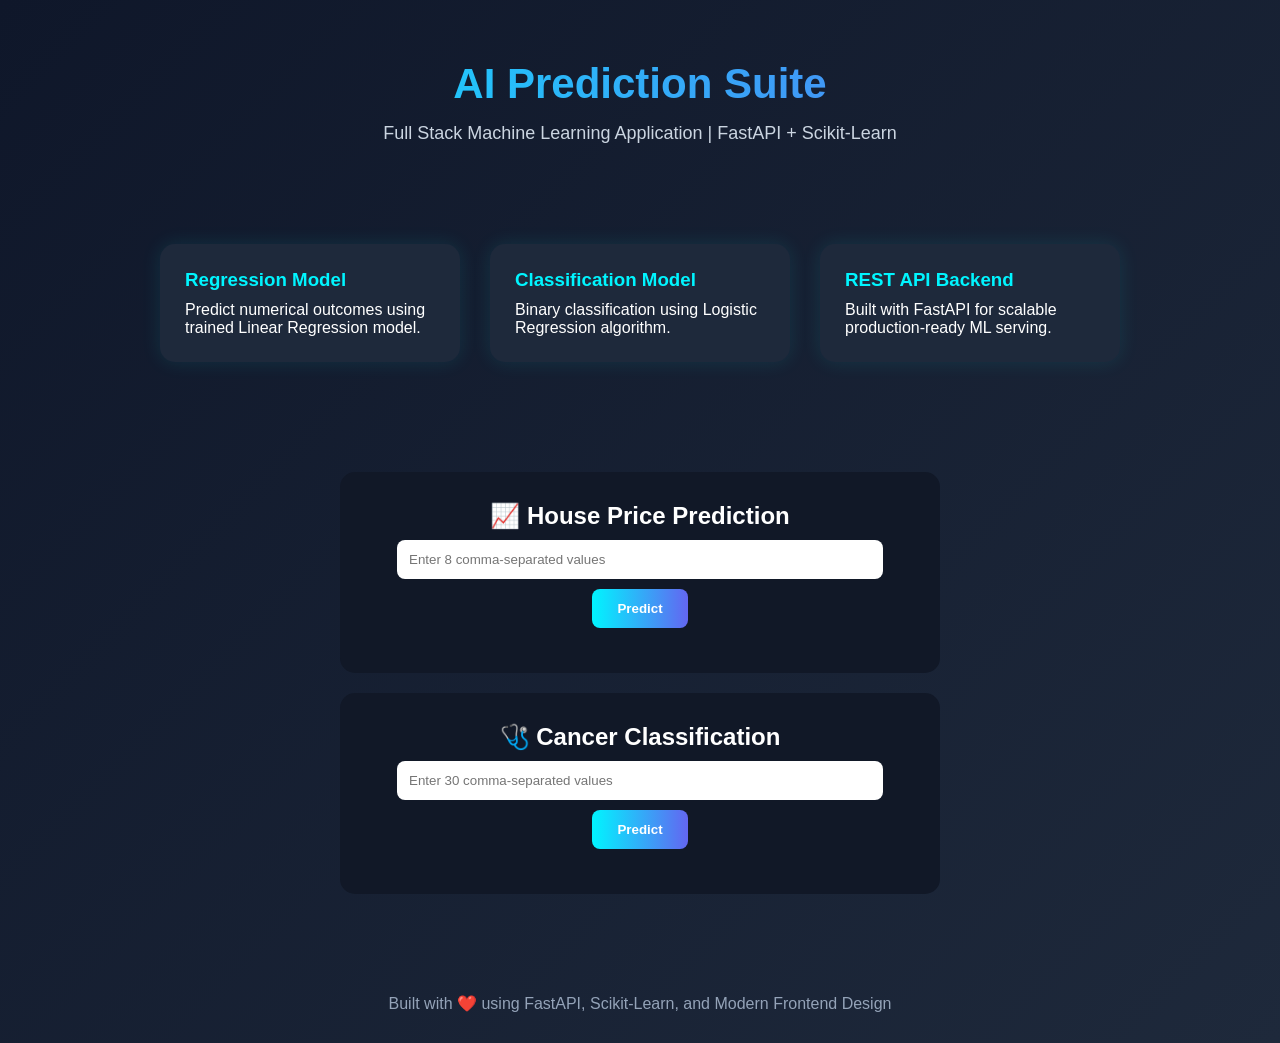
<file: templates/index.html>
<!DOCTYPE html>
<html>

<head>
    <title>AI Prediction Suite</title>
    <meta name="viewport" content="width=device-width, initial-scale=1">

    <style>
        * {
            margin: 0;
            padding: 0;
            box-sizing: border-box;
            font-family: 'Segoe UI', sans-serif;
        }

        body {
            background: linear-gradient(135deg, #0f172a, #1e293b);
            color: white;
        }

        header {
            padding: 60px 20px;
            text-align: center;
        }

        header h1 {
            font-size: 42px;
            background: linear-gradient(90deg, #00f5ff, #6366f1);
            background-clip: text;
            color: transparent;
        }

        header p {
            margin-top: 15px;
            font-size: 18px;
            color: #cbd5e1;
        }

        .features {
            display: flex;
            justify-content: center;
            gap: 30px;
            padding: 40px;
            flex-wrap: wrap;
        }

        .feature-card {
            background: #1e293b;
            padding: 25px;
            border-radius: 15px;
            width: 300px;
            box-shadow: 0 0 20px rgba(0, 255, 255, 0.1);
            transition: 0.3s;
        }

        .feature-card:hover {
            transform: translateY(-8px);
        }

        .feature-card h3 {
            margin-bottom: 10px;
            color: #00f5ff;
        }

        .section {
            padding: 50px 20px;
            text-align: center;
        }

        .card {
            background: #111827;
            padding: 30px;
            margin: 20px auto;
            border-radius: 15px;
            max-width: 600px;
        }

        input {
            width: 90%;
            padding: 12px;
            margin: 10px 0;
            border-radius: 8px;
            border: none;
        }

        button {
            padding: 12px 25px;
            border: none;
            border-radius: 8px;
            background: linear-gradient(90deg, #00f5ff, #6366f1);
            color: white;
            font-weight: bold;
            cursor: pointer;
            transition: 0.3s;
        }

        button:hover {
            opacity: 0.8;
        }

        .result {
            margin-top: 15px;
            font-size: 18px;
            color: #00f5ff;
        }

        footer {
            text-align: center;
            padding: 30px;
            color: #94a3b8;
        }
    </style>
</head>

<body>

    <header>
        <h1>AI Prediction Suite</h1>
        <p>Full Stack Machine Learning Application | FastAPI + Scikit-Learn</p>
    </header>

    <section class="features">
        <div class="feature-card">
            <h3>Regression Model</h3>
            <p>Predict numerical outcomes using trained Linear Regression model.</p>
        </div>
        <div class="feature-card">
            <h3>Classification Model</h3>
            <p>Binary classification using Logistic Regression algorithm.</p>
        </div>
        <div class="feature-card">
            <h3>REST API Backend</h3>
            <p>Built with FastAPI for scalable production-ready ML serving.</p>
        </div>
    </section>

    <section class="section">
        <div class="card">
            <h2>📈 House Price Prediction</h2>
            <input type="text" id="reg_input" placeholder="Enter 8 comma-separated values">
            <button onclick="predictRegression()">Predict</button>
            <div class="result" id="reg_result"></div>
        </div>

        <div class="card">
            <h2>🩺 Cancer Classification</h2>
            <input type="text" id="clf_input" placeholder="Enter 30 comma-separated values">
            <button onclick="predictClassification()">Predict</button>
            <div class="result" id="clf_result"></div>
        </div>
    </section>

    <footer>
        Built with ❤️ using FastAPI, Scikit-Learn, and Modern Frontend Design
    </footer>

    <script>
        async function predictRegression() {
            const input = document.getElementById("reg_input").value;

            const response = await fetch("/predict_regression", {
                method: "POST",
                headers: { "Content-Type": "application/x-www-form-urlencoded" },
                body: "features=" + input
            });

            const data = await response.json();
            document.getElementById("reg_result").innerText =
                "Predicted Price: " + data.prediction.toFixed(3);
        }

        async function predictClassification() {
            const input = document.getElementById("clf_input").value;

            const response = await fetch("/predict_classification", {
                method: "POST",
                headers: { "Content-Type": "application/x-www-form-urlencoded" },
                body: "features=" + input
            });

            const data = await response.json();
            document.getElementById("clf_result").innerText =
                data.prediction === 1
                    ? "Prediction: Malignant"
                    : "Prediction: Benign";
        }
    </script>

</body>

</html>
</file>
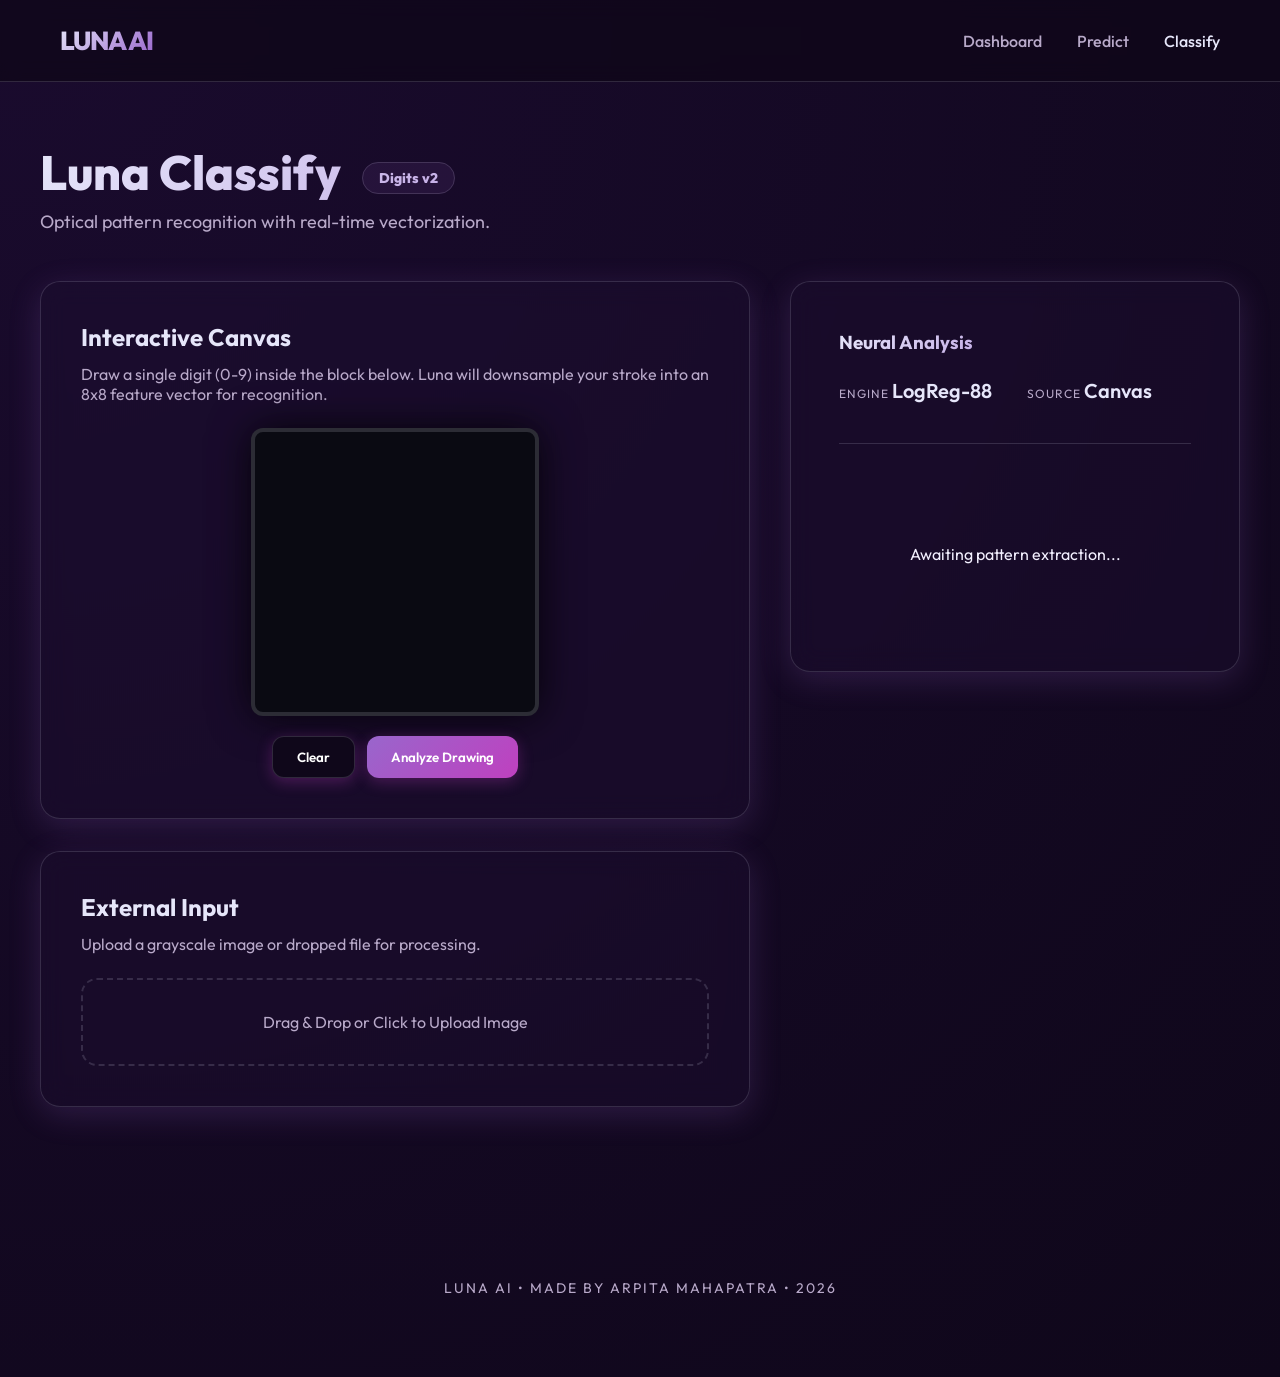
<file: templates/classification.html>
<!DOCTYPE html>
<html>

<head>
    <title>Luna Classify | Lavender Edition</title>
    <meta name="viewport" content="width=device-width, initial-scale=1">
    <link href="https://fonts.googleapis.com/css2?family=Outfit:wght@300;400;600;800&display=swap" rel="stylesheet">
    <link rel="stylesheet" href="/static/css/lavender.css">
    <style>
        .container-full {
            max-width: 1400px;
            margin: 60px auto;
            padding: 0 40px;
        }

        .page-header {
            margin-bottom: 48px;
        }

        .page-header h1 {
            font-size: 48px;
            font-weight: 800;
            margin-bottom: 8px;
        }

        .badge {
            font-size: 14px;
            background: rgba(153, 102, 204, 0.1);
            color: #ff4081;
            padding: 6px 16px;
            border-radius: 20px;
            border: 1px solid var(--glass-border);
            vertical-align: middle;
            margin-left: 12px;
        }

        .subtitle {
            font-size: 18px;
            color: var(--text-dim);
        }

        .grid-layout {
            display: grid;
            grid-template-columns: 1fr 450px;
            gap: 40px;
        }

        .section-block {
            padding: 40px;
            margin-bottom: 32px;
        }

        .section-block h3 {
            font-size: 24px;
            margin-bottom: 12px;
            color: var(--lavender-pale);
        }

        .canvas-area {
            display: flex;
            flex-direction: column;
            align-items: center;
            gap: 20px;
            margin-top: 24px;
        }

        #drawing-canvas {
            background: #0a0a12;
            border-radius: 12px;
            box-shadow: 0 0 40px rgba(0, 0, 0, 0.8);
            cursor: crosshair;
            border: 4px solid var(--glass-border);
        }

        .canvas-controls {
            display: flex;
            gap: 12px;
        }

        .prediction-card {
            padding: 48px;
            position: sticky;
            top: 120px;
        }

        .result-display {
            margin-top: 40px;
            padding-top: 40px;
            border-top: 1px solid var(--glass-border);
            min-height: 180px;
            display: flex;
            align-items: center;
            justify-content: center;
        }

        .digit-result {
            font-size: 120px;
            font-weight: 800;
            line-height: 1;
        }

        .stats-grid {
            display: grid;
            grid-template-columns: 1fr 1fr;
            gap: 24px;
            margin-top: 24px;
        }

        .stat-item {
            text-align: left;
        }

        .stat-label {
            font-size: 12px;
            color: var(--text-dim);
            text-transform: uppercase;
            letter-spacing: 1px;
        }

        .stat-val {
            font-size: 20px;
            font-weight: 600;
            color: var(--lavender-pale);
        }

        .upload-zone {
            border: 2px dashed var(--glass-border);
            padding: 32px;
            border-radius: 16px;
            text-align: center;
            color: var(--text-dim);
            cursor: pointer;
            transition: 0.3s;
            margin-top: 24px;
        }

        .upload-zone:hover {
            border-color: var(--amethyst);
            background: rgba(153, 102, 204, 0.05);
            color: white;
        }

        #hidden-file-input {
            display: none;
        }
    </style>
</head>

<body>

    <nav>
        <div class="logo lavender-gradient-text">LUNA AI</div>
        <div class="nav-links">
            <a href="/">Dashboard</a>
            <a href="/regression">Predict</a>
            <a href="/classification" class="active">Classify</a>
        </div>
    </nav>

    <div class="container-full">
        <header class="page-header">
            <h1 class="lavender-gradient-text">Luna Classify <span class="badge">Digits v2</span></h1>
            <p class="subtitle">Optical pattern recognition with real-time vectorization.</p>
        </header>

        <section class="grid-layout">
            <div class="info-panel">
                <div class="section-block glass-panel">
                    <h3>Interactive Canvas</h3>
                    <p style="color: var(--text-dim);">Draw a single digit (0-9) inside the block below. Luna will
                        downsample your stroke into an 8x8 feature vector for recognition.</p>

                    <div class="canvas-area">
                        <canvas id="drawing-canvas" width="280" height="280"></canvas>
                        <div class="canvas-controls">
                            <button class="primary-btn"
                                style="background: var(--bg-dark); border: 1px solid var(--glass-border);"
                                onclick="clearCanvas()">Clear</button>
                            <button class="primary-btn" onclick="predictDigit()">Analyze Drawing</button>
                        </div>
                    </div>
                </div>

                <div class="section-block glass-panel">
                    <h3>External Input</h3>
                    <p style="color: var(--text-dim);">Upload a grayscale image or dropped file for processing.</p>
                    <div class="upload-zone" onclick="document.getElementById('hidden-file-input').click()">
                        <span>Drag & Drop or Click to Upload Image</span>
                        <input type="file" id="hidden-file-input" accept="image/*" onchange="handleFileUpload(this)">
                    </div>
                </div>
            </div>

            <div class="work-panel">
                <div class="prediction-card glass-panel">
                    <h3 class="lavender-gradient-text">Neural Analysis</h3>
                    <div class="stats-grid">
                        <div class="stat-item">
                            <span class="stat-label">Engine</span>
                            <span class="stat-val">LogReg-88</span>
                        </div>
                        <div class="stat-item">
                            <span class="stat-label">Source</span>
                            <span id="source-label" class="stat-val">Canvas</span>
                        </div>
                    </div>

                    <div class="result-display" id="clf_result">
                        <span class="placeholder">Awaiting pattern extraction...</span>
                    </div>
                </div>
            </div>
        </section>
    </div>

    <script>
        const canvas = document.getElementById('drawing-canvas');
        const ctx = canvas.getContext('2d');
        let painting = false;

        ctx.lineWidth = 24;
        ctx.lineCap = 'round';
        ctx.strokeStyle = 'white';

        function startPosition(e) {
            painting = true;
            draw(e);
        }

        function finishedPosition() {
            painting = false;
            ctx.beginPath();
        }

        function draw(e) {
            if (!painting) return;
            const rect = canvas.getBoundingClientRect();
            const x = e.clientX - rect.left;
            const y = e.clientY - rect.top;

            ctx.lineTo(x, y);
            ctx.stroke();
            ctx.beginPath();
            ctx.moveTo(x, y);
        }

        canvas.addEventListener('mousedown', startPosition);
        canvas.addEventListener('mouseup', finishedPosition);
        canvas.addEventListener('mousemove', draw);

        function clearCanvas() {
            ctx.clearRect(0, 0, canvas.width, canvas.height);
            document.getElementById('clf_result').innerHTML = '<span class="placeholder">Awaiting pattern extraction...</span>';
            document.getElementById('source-label').innerText = 'Canvas';
        }

        async function predictDigit() {
            const resultDiv = document.getElementById('clf_result');
            resultDiv.innerHTML = '<span class="loading">Digitizing Stroke...</span>';

            // Convert canvas to base64
            const dataURL = canvas.toDataURL('image/png');

            try {
                const formData = new FormData();
                formData.append('image_data', dataURL);

                const response = await fetch('/predict_digit_image', {
                    method: 'POST',
                    body: formData
                });

                const data = await response.json();
                displayResult(data.prediction);
            } catch (e) {
                resultDiv.innerHTML = 'Error';
            }
        }

        function handleFileUpload(input) {
            if (input.files && input.files[0]) {
                const reader = new FileReader();
                reader.onload = async function (e) {
                    document.getElementById('source-label').innerText = 'File';
                    const formData = new FormData();
                    formData.append('image_data', e.target.result);

                    const response = await fetch('/predict_digit_image', {
                        method: 'POST',
                        body: formData
                    });
                    const data = await response.json();
                    displayResult(data.prediction);
                };
                reader.readAsDataURL(input.files[0]);
            }
        }

        function displayResult(digit) {
            const resultDiv = document.getElementById('clf_result');
            resultDiv.innerHTML = `
                <div class="prediction-value">
                    <span class="label">Identified Digit</span>
                    <span class="digit-result lavender-gradient-text">${digit}</span>
                </div>
            `;
        }
    </script>

    <footer
        style="text-align: center; padding: 80px 40px; color: var(--text-dim); font-size: 14px; letter-spacing: 2px; text-transform: uppercase;">
        Luna AI &bull; Made by Arpita Mahapatra &bull; 2026
    </footer>

</body>

</html>
</file>
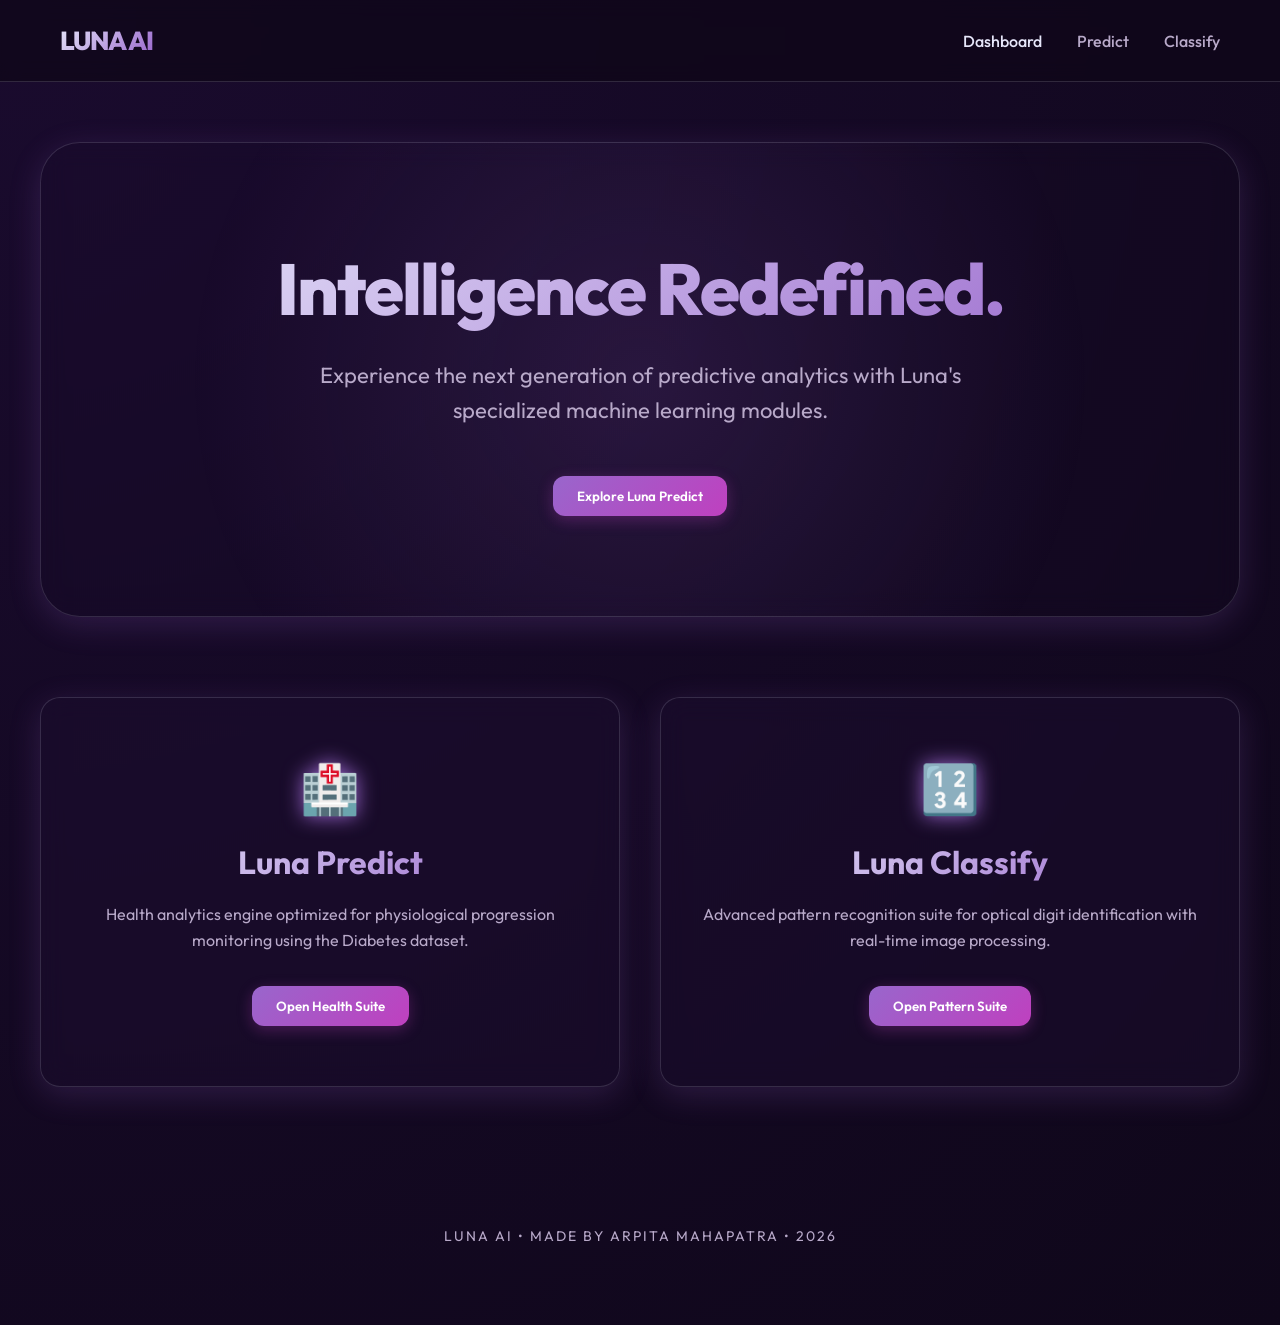
<file: templates/home.html>
<!DOCTYPE html>
<html>

<head>
    <title>Luna AI | Lavender Hub</title>
    <meta name="viewport" content="width=device-width, initial-scale=1">
    <link href="https://fonts.googleapis.com/css2?family=Outfit:wght@300;400;600;800&display=swap" rel="stylesheet">
    <link rel="stylesheet" href="/static/css/lavender.css">
    <style>
        .dashboard-container {
            max-width: 1400px;
            margin: 60px auto;
            padding: 0 40px;
        }

        .hero-section {
            text-align: center;
            margin-bottom: 80px;
            padding: 100px 40px;
            position: relative;
            overflow: hidden;
            border-radius: 40px;
            background: radial-gradient(circle at 50% 50%, rgba(153, 102, 204, 0.15), transparent 70%);
        }

        .hero-section h1 {
            font-size: 72px;
            font-weight: 800;
            margin-bottom: 24px;
            letter-spacing: -2px;
        }

        .hero-section p {
            font-size: 22px;
            color: var(--text-dim);
            max-width: 700px;
            margin: 0 auto 48px;
            line-height: 1.6;
        }

        .module-grid {
            display: grid;
            grid-template-columns: repeat(auto-fit, minmax(400px, 1fr));
            gap: 40px;
        }

        .module-card {
            padding: 60px 40px;
            text-align: center;
            transition: all 0.4s cubic-bezier(0.4, 0, 0.2, 1);
            position: relative;
            overflow: hidden;
        }

        .module-card:hover {
            transform: translateY(-10px);
            border-color: var(--amethyst);
            background: rgba(45, 20, 75, 0.4);
        }

        .module-card h2 {
            font-size: 32px;
            margin-bottom: 20px;
            color: var(--lavender-pale);
        }

        .module-card p {
            color: var(--text-dim);
            margin-bottom: 32px;
            font-size: 16px;
            line-height: 1.6;
        }

        .module-icon {
            font-size: 48px;
            margin-bottom: 24px;
            display: inline-block;
            filter: drop-shadow(0 0 10px var(--amethyst));
        }

        .card-footer {
            margin-top: auto;
        }

        footer {
            text-align: center;
            padding: 80px 40px;
            color: var(--text-dim);
            font-size: 14px;
            letter-spacing: 2px;
            text-transform: uppercase;
        }
    </style>
</head>

<body>

    <nav>
        <div class="logo lavender-gradient-text">LUNA AI</div>
        <div class="nav-links">
            <a href="/" class="active">Dashboard</a>
            <a href="/regression">Predict</a>
            <a href="/classification">Classify</a>
        </div>
    </nav>

    <div class="dashboard-container">
        <section class="hero-section glass-panel">
            <h1 class="lavender-gradient-text">Intelligence Redefined.</h1>
            <p>Experience the next generation of predictive analytics with Luna's specialized machine learning modules.
            </p>
            <div class="cta-btns">
                <button class="primary-btn" onclick="location.href='/regression'">Explore Luna Predict</button>
            </div>
        </section>

        <div class="module-grid">
            <div class="module-card glass-panel">
                <div class="module-icon">🏥</div>
                <h2 class="lavender-gradient-text">Luna Predict</h2>
                <p>Health analytics engine optimized for physiological progression monitoring using the Diabetes
                    dataset.</p>
                <div class="card-footer">
                    <button class="primary-btn" onclick="location.href='/regression'">Open Health Suite</button>
                </div>
            </div>

            <div class="module-card glass-panel">
                <div class="module-icon">🔢</div>
                <h2 class="lavender-gradient-text">Luna Classify</h2>
                <p>Advanced pattern recognition suite for optical digit identification with real-time image processing.
                </p>
                <div class="card-footer">
                    <button class="primary-btn" onclick="location.href='/classification'">Open Pattern Suite</button>
                </div>
            </div>
        </div>
    </div>

    <footer>
        Luna AI &bull; Made by Arpita Mahapatra &bull; 2026
    </footer>

</body>

</html>
</file>
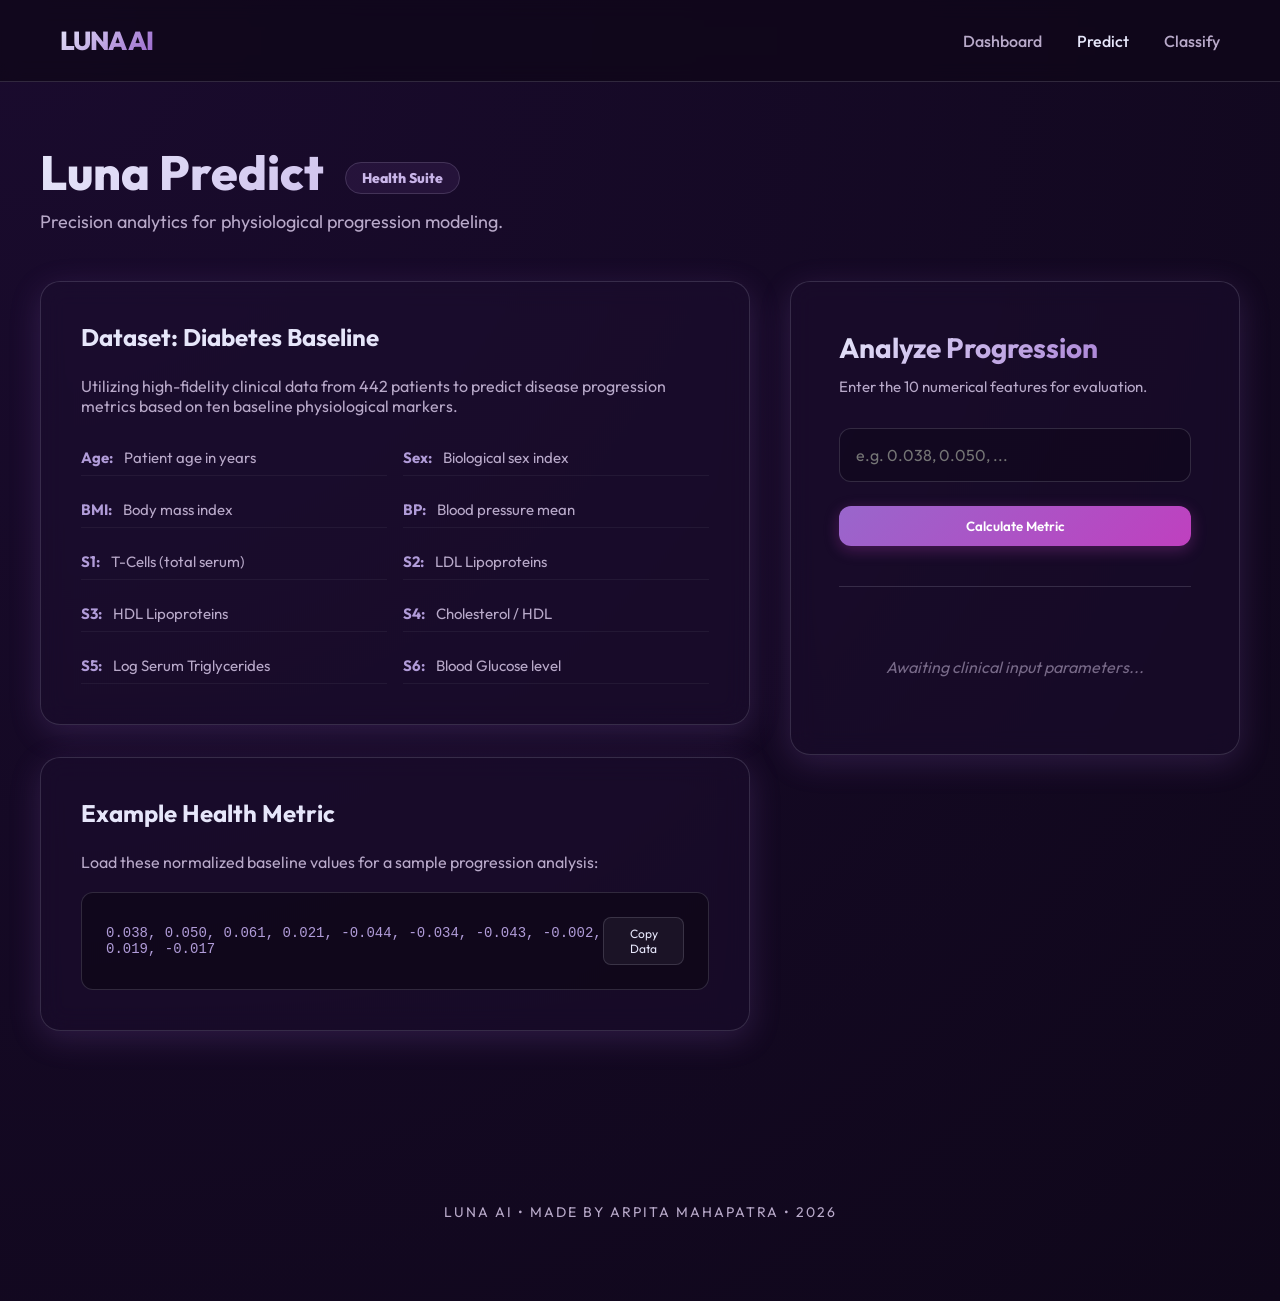
<file: templates/regression.html>
<!DOCTYPE html>
<html>

<head>
    <title>Luna Predict | Lavender Edition</title>
    <meta name="viewport" content="width=device-width, initial-scale=1">
    <link href="https://fonts.googleapis.com/css2?family=Outfit:wght@300;400;600;800&display=swap" rel="stylesheet">
    <link rel="stylesheet" href="/static/css/lavender.css">
    <style>
        .container-full {
            max-width: 1400px;
            margin: 60px auto;
            padding: 0 40px;
        }

        .page-header {
            margin-bottom: 48px;
        }

        .page-header h1 {
            font-size: 48px;
            font-weight: 800;
            margin-bottom: 8px;
        }

        .badge {
            font-size: 14px;
            background: rgba(153, 102, 204, 0.1);
            color: var(--amethyst);
            padding: 6px 16px;
            border-radius: 20px;
            border: 1px solid var(--glass-border);
            vertical-align: middle;
            margin-left: 12px;
        }

        .subtitle {
            font-size: 18px;
            color: var(--text-dim);
        }

        .grid-layout {
            display: grid;
            grid-template-columns: 1fr 450px;
            gap: 40px;
        }

        .section-block {
            padding: 40px;
            margin-bottom: 32px;
        }

        .section-block h3 {
            font-size: 24px;
            margin-bottom: 24px;
            color: var(--lavender-pale);
        }

        .feature-list {
            display: grid;
            grid-template-columns: 1fr 1fr;
            gap: 16px;
            list-style: none;
        }

        .feature-list li {
            font-size: 15px;
            color: var(--text-dim);
            padding: 8px 0;
            border-bottom: 1px solid rgba(255, 255, 255, 0.05);
        }

        .feature-list strong {
            color: var(--lavender-main);
            margin-right: 8px;
        }

        .code-box {
            background: rgba(0, 0, 0, 0.3);
            padding: 24px;
            border-radius: 12px;
            display: flex;
            justify-content: space-between;
            align-items: center;
            border: 1px solid var(--glass-border);
        }

        #sample_code {
            font-family: 'Space Mono', monospace;
            color: var(--lavender-main);
            font-size: 14px;
        }

        .copy-btn {
            background: rgba(255, 255, 255, 0.05);
            color: var(--lavender-pale);
            border: 1px solid var(--glass-border);
            padding: 8px 16px;
            border-radius: 8px;
            cursor: pointer;
            font-size: 12px;
            transition: 0.2s;
        }

        .copy-btn:hover {
            background: var(--amethyst);
            color: white;
        }

        .prediction-card {
            padding: 48px;
            position: sticky;
            top: 120px;
        }

        .prediction-card h3 {
            font-size: 28px;
            margin-bottom: 12px;
        }

        .prediction-card p {
            color: var(--text-dim);
            margin-bottom: 32px;
            font-size: 15px;
        }

        input {
            width: 100%;
            padding: 16px;
            background: rgba(0, 0, 0, 0.2);
            border: 1px solid var(--glass-border);
            color: white;
            border-radius: 12px;
            margin-bottom: 24px;
            font-size: 16px;
            outline: none;
            transition: 0.3s;
        }

        input:focus {
            border-color: var(--amethyst);
            box-shadow: 0 0 15px rgba(153, 102, 204, 0.2);
        }

        .result-display {
            margin-top: 40px;
            padding-top: 40px;
            border-top: 1px solid var(--glass-border);
            min-height: 120px;
            display: flex;
            align-items: center;
            justify-content: center;
        }

        .placeholder {
            color: var(--text-dim);
            font-style: italic;
            opacity: 0.6;
        }

        .prediction-value {
            text-align: center;
        }

        .prediction-value .label {
            display: block;
            font-size: 12px;
            color: var(--text-dim);
            text-transform: uppercase;
            letter-spacing: 3px;
            margin-bottom: 8px;
        }

        .prediction-value .value {
            font-size: 56px;
            font-weight: 800;
        }

        .loading {
            color: var(--lavender-main);
            animation: pulse 1.5s infinite;
        }

        @keyframes pulse {

            0%,
            100% {
                opacity: 1;
            }

            50% {
                opacity: 0.5;
            }
        }
    </style>
</head>

<body>

    <nav>
        <div class="logo lavender-gradient-text">LUNA AI</div>
        <div class="nav-links">
            <a href="/">Dashboard</a>
            <a href="/regression" class="active">Predict</a>
            <a href="/classification">Classify</a>
        </div>
    </nav>

    <div class="container-full">
        <header class="page-header">
            <h1 class="lavender-gradient-text">Luna Predict <span class="badge">Health Suite</span></h1>
            <p class="subtitle">Precision analytics for physiological progression modeling.</p>
        </header>

        <section class="grid-layout">
            <div class="info-panel">
                <div class="section-block glass-panel">
                    <h3>Dataset: Diabetes Baseline</h3>
                    <p style="margin-bottom: 24px; color: var(--text-dim);">Utilizing high-fidelity clinical data from
                        442 patients to predict disease progression metrics based on ten baseline physiological markers.
                    </p>
                    <ul class="feature-list">
                        <li><strong>Age:</strong> Patient age in years</li>
                        <li><strong>Sex:</strong> Biological sex index</li>
                        <li><strong>BMI:</strong> Body mass index</li>
                        <li><strong>BP:</strong> Blood pressure mean</li>
                        <li><strong>S1:</strong> T-Cells (total serum)</li>
                        <li><strong>S2:</strong> LDL Lipoproteins</li>
                        <li><strong>S3:</strong> HDL Lipoproteins</li>
                        <li><strong>S4:</strong> Cholesterol / HDL</li>
                        <li><strong>S5:</strong> Log Serum Triglycerides</li>
                        <li><strong>S6:</strong> Blood Glucose level</li>
                    </ul>
                </div>

                <div class="section-block glass-panel">
                    <h3>Example Health Metric</h3>
                    <p style="margin-bottom: 20px; color: var(--text-dim);">Load these normalized baseline values for a
                        sample progression analysis:</p>
                    <div class="code-box">
                        <span id="sample_code">0.038, 0.050, 0.061, 0.021, -0.044, -0.034, -0.043, -0.002, 0.019,
                            -0.017</span>
                        <button class="copy-btn" onclick="copySample()">Copy Data</button>
                    </div>
                </div>
            </div>

            <div class="work-panel">
                <div class="prediction-card glass-panel">
                    <h3 class="lavender-gradient-text">Analyze Progression</h3>
                    <p>Enter the 10 numerical features for evaluation.</p>
                    <div class="input-group">
                        <input type="text" id="reg_input" placeholder="e.g. 0.038, 0.050, ...">
                        <button class="primary-btn" style="width: 100%;" onclick="predictRegression()">Calculate
                            Metric</button>
                    </div>
                    <div class="result-display" id="reg_result">
                        <span class="placeholder">Awaiting clinical input parameters...</span>
                    </div>
                </div>
            </div>
        </section>
    </div>

    <script>
        function copySample() {
            const code = document.getElementById("sample_code").innerText;
            navigator.clipboard.writeText(code);
            const btn = document.querySelector(".copy-btn");
            btn.innerText = "Copied!";
            setTimeout(() => btn.innerText = "Copy Data", 2000);
        }

        async function predictRegression() {
            const input = document.getElementById("reg_input").value;
            const resultDiv = document.getElementById("reg_result");

            if (!input) return;

            resultDiv.innerHTML = '<span class="loading">Analyzing Data Stream...</span>';

            try {
                const response = await fetch("/predict_regression", {
                    method: "POST",
                    headers: { "Content-Type": "application/x-www-form-urlencoded" },
                    body: "features=" + input
                });

                const data = await response.json();
                if (data.error) {
                    resultDiv.innerHTML = `<span style="color: #ff4d4d; font-size: 14px;">${data.error}</span>`;
                    return;
                }
                resultDiv.innerHTML = `
                    <div class="prediction-value">
                        <span class="label">Progression Metric</span>
                        <span class="value lavender-gradient-text">${data.prediction.toFixed(2)}</span>
                    </div>
                `;
            } catch (e) {
                resultDiv.innerHTML = '<span style="color: #ff4d4d;">System Communication Error</span>';
            }
        }
    </script>

    <footer
        style="text-align: center; padding: 80px 40px; color: var(--text-dim); font-size: 14px; letter-spacing: 2px; text-transform: uppercase;">
        Luna AI &bull; Made by Arpita Mahapatra &bull; 2026
    </footer>

</body>

</html>
</file>
<file: static/css/lavender.css>
:root {
    --bg-dark: #0f071a;
    --bg-card: rgba(30, 15, 50, 0.4);
    --lavender-pale: #E6E6FA;
    --lavender-main: #B19CD9;
    --amethyst: #9966CC;
    --electric-purple: #BF40BF;
    --text-main: #f3f0ff;
    --text-dim: #b8a9c9;
    --glass-border: rgba(230, 230, 250, 0.15);
    --shadow-purple: 0 8px 32px rgba(153, 102, 204, 0.2);
}

* {
    margin: 0;
    padding: 0;
    box-sizing: border-box;
    font-family: 'Outfit', 'Inter', sans-serif;
}

body {
    background: radial-gradient(circle at top left, #1a0b2e, #0f071a);
    color: var(--text-main);
    min-height: 100vh;
    overflow-x: hidden;
}

.glass-panel {
    background: var(--bg-card);
    backdrop-filter: blur(12px);
    border: 1px solid var(--glass-border);
    border-radius: 20px;
    box-shadow: var(--shadow-purple);
}

.lavender-gradient-text {
    background: linear-gradient(135deg, var(--lavender-pale), var(--amethyst));
    -webkit-background-clip: text;
    background-clip: text;
    -webkit-text-fill-color: transparent;
}

.primary-btn {
    background: linear-gradient(135deg, var(--amethyst), var(--electric-purple));
    color: white;
    border: none;
    padding: 12px 24px;
    border-radius: 12px;
    font-weight: 600;
    cursor: pointer;
    transition: all 0.3s cubic-bezier(0.4, 0, 0.2, 1);
    box-shadow: 0 4px 15px rgba(191, 64, 191, 0.3);
}

.primary-btn:hover {
    transform: translateY(-2px);
    box-shadow: 0 8px 25px rgba(191, 64, 191, 0.5);
    filter: brightness(1.1);
}

nav {
    padding: 24px 60px;
    display: flex;
    justify-content: space-between;
    align-items: center;
    border-bottom: 1px solid var(--glass-border);
    position: sticky;
    top: 0;
    z-index: 100;
    background: rgba(15, 7, 26, 0.8);
    backdrop-filter: blur(10px);
}

.logo {
    font-size: 26px;
    font-weight: 800;
    letter-spacing: -1px;
}

nav .nav-links a {
    color: var(--text-dim);
    margin-left: 32px;
    text-decoration: none;
    font-weight: 500;
    transition: 0.2s;
}

nav .nav-links a:hover,
nav .nav-links a.active {
    color: var(--lavender-pale);
}
</file>
